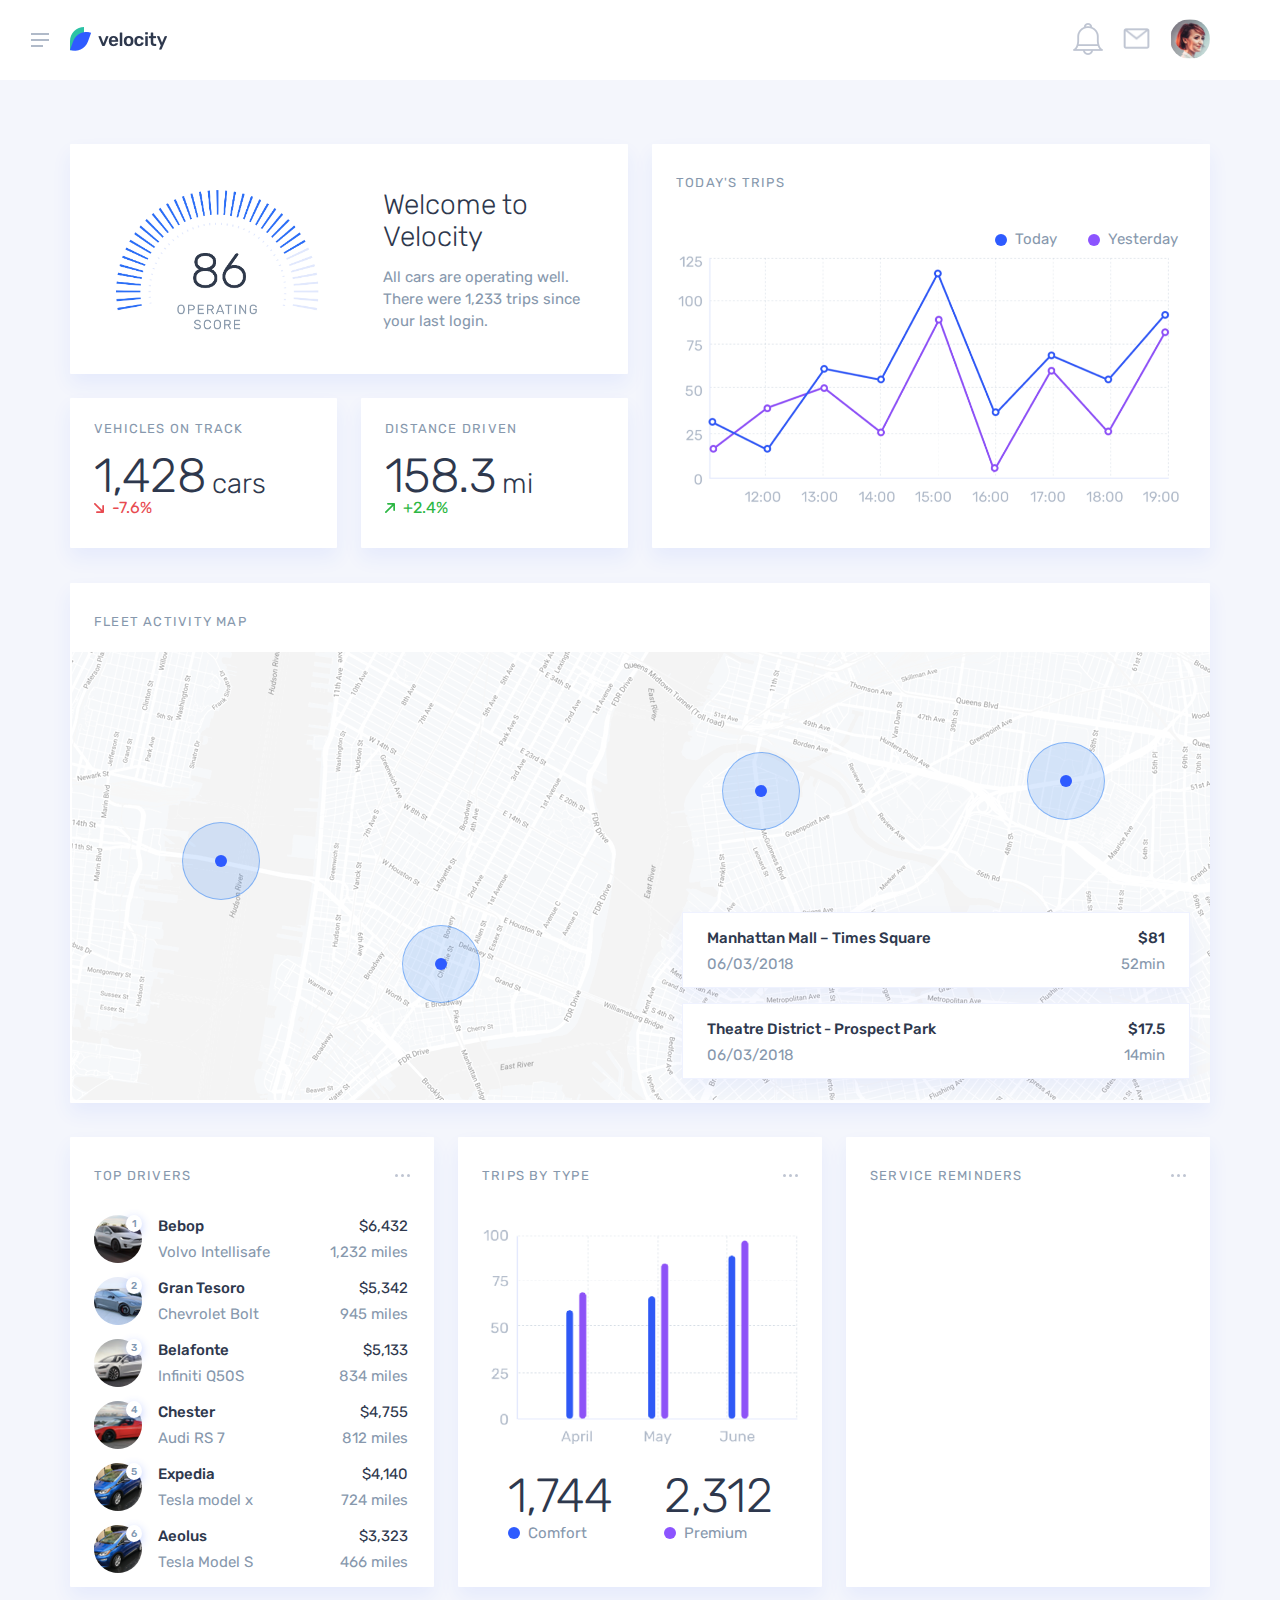
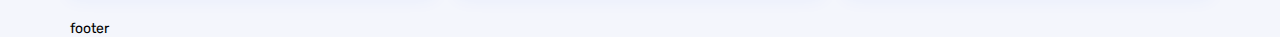
<file: index.html>
<!doctype html>
<html lang="en" xmlns="http://www.w3.org/1999/html">
<head>
    <meta charset="UTF-8">
    <meta name="viewport"
          content="width=device-width, user-scalable=no, initial-scale=1.0, maximum-scale=1.0, minimum-scale=1.0">
    <meta http-equiv="X-UA-Compatible" content="ie=edge">
    <link rel="stylesheet" href="style.css">
    <title>Home</title>
</head>
<body>
    <div class="wrapper test">
        <div class="header">
            <div class="menu-icon">
                <div class="menu-icon__line"></div>
                <div class="menu-icon__line"></div>
                <div class="menu-icon__line"></div>
            </div>
                <div class="header-container__row">
                    <div class="header__logo"><img src="image/home/header/logo.png" alt=""></div>
                    <div class="header__items">
                        <div class="header__notification"><img src="image/home/header/notification.png" alt=""></div>
                        <div class="header__message"><img src="image/home/header/message.png" alt=""></div>
                        <div class="header__avatar"><img src="image/home/header/avatar.png" alt=""></div>
                    </div>
                </div>

        </div>
        <div class="container">
            <div class="container_1">
                <div class="item welcome">
                    <div class="welcome__picture"><img src="image/home/welcome.png" alt=""></div>
                    <div class="welcome__body">
                        <div class="welcome__title">Welcome to Velocity</div>
                        <div class="welcome__text">All cars are operating well.<br>There were 1,233 trips since your last login.</div>
                    </div>
                </div>
                <div class="item trips">
                    <div class="trips__title">Today's Trips</div>
                    <div class="trips__all-chart">
                        <div class="trips__points">
                            <div class="trips__point">Today</div>
                            <div class="trips__point trips__point_purple">Yesterday</div>
                        </div>
                        <div class="trips__chart"><img src="image/home/trips.png" alt=""></div>
                    </div>
                </div>
                <div class="item distance">
                    <div class="distance__title">Distance driven</div>
                    <div class="distance__body">
                        <div class="distance__num-index">
                            <div class="distance__num">158.3</div>
                            <div class="distance__index">mi</div>
                        </div>
                        <div class="distance__percent"><img src="image/home/icon/arrow_up.svg" alt="">+2.4%</div>
                    </div>
                </div>
                <div class="item vehicles">
                    <div class="vehicles__title">vehicles on track</div>
                    <div class="vehicles__body">
                        <div class="vehicles__num-index">
                            <div class="vehicles__num">1,428</div>
                            <div class="vehicles__index">cars</div>
                        </div>
                        <div class="vehicles__percent"><img src="image/home/icon/arrow_down.svg" alt="">-7.6%</div>
                    </div>
                </div>
            </div>
            <div class="container_2">
                <div class="item map">
                    <div class="map__row">
                        <div class="map__title">Fleet activity map</div>
                        <div class="map__picture">
                            <div class="map_background"><img src="image/home/map.png" alt=""></div>
                            <div class="map__point-box map__point-box_1">
                                <div class="map__point-radius"></div>
                                <div class="map__point"></div>
                            </div>
                            <div class="map__point-box map__point-box_2">
                                <div class="map__point-radius"></div>
                                <div class="map__point"></div>
                            </div>
                            <div class="map__point-box map__point-box_3">
                                <div class="map__point-radius"></div>
                                <div class="map__point"></div>
                            </div>
                            <div class="map__point-box map__point-box_4">
                                <div class="map__point-radius"></div>
                                <div class="map__point"></div>
                            </div>
                            <div class="way_row">
                                    <div class="map__picture__way way">
                                        <div class="way__item way__title">Manhattan Mall – Times Square</div>
                                        <div class="way__item way__cost">$81</div>
                                        <div class="way__date">06/03/2018</div>
                                        <div class="way__time">52min</div>
                                    </div>
                                    <div class="map__picture__way way">
                                        <div class="way__item way__title">Theatre District - Prospect Park</div>
                                        <div class="way__item way__cost">$17.5</div>
                                        <div class="way__date">06/03/2018</div>
                                        <div class="way__time">14min</div>
                                    </div>
                            </div>
                        </div>
                    </div>

                </div>
            </div>
            <div class="container_3">
                <div class="item top">
                    <div class="top__container">
                        <div class="container_3__title__row">
                            <div class="title__container_3">Top drivers</div>
                            <div class="container_3__button">
                                <div class="dot"></div>
                                <div class="dot"></div>
                                <div class="dot"></div>
                            </div>
                        </div>
                        <div class="top__list">
                            <div class="top__item">
                                <div class="top__grid">
                                    <div class="top__avatar">
                                        <div class="top__avatar__img"><img src="image/home/top/ava_1.png" alt=""></div>
                                        <div class="top__avatar__place">1</div>
                                    </div>
                                    <div class="top__name">Bebop</div>
                                    <div class="top__salary">$6,432</div>
                                    <div class="top__car">Volvo Intellisafe</div>
                                    <div class="top__distance">1,232 miles</div>
                                </div>
                            </div>
                            <div class="top__item">
                                <div class="top__grid">
                                    <div class="top__avatar">
                                        <div class="top__avatar__img"><img src="image/home/top/ava_2.png" alt=""></div>
                                        <div class="top__avatar__place">2</div>
                                    </div>
                                    <div class="top__name">Gran Tesoro</div>
                                    <div class="top__salary">$5,342</div>
                                    <div class="top__car">Chevrolet Bolt</div>
                                    <div class="top__distance">945 miles</div>
                                </div>
                            </div>
                            <div class="top__item">
                                <div class="top__grid">
                                    <div class="top__avatar">
                                        <div class="top__avatar__img"><img src="image/home/top/ava_3.png" alt=""></div>
                                        <div class="top__avatar__place">3</div>
                                    </div>
                                    <div class="top__name">Belafonte</div>
                                    <div class="top__salary">$5,133</div>
                                    <div class="top__car">Infiniti Q50S</div>
                                    <div class="top__distance">834 miles</div>
                                </div>
                            </div>
                            <div class="top__item">
                                <div class="top__grid">
                                    <div class="top__avatar">
                                        <div class="top__avatar__img"><img src="image/home/top/ava_4.png" alt=""></div>
                                        <div class="top__avatar__place">4</div>
                                    </div>
                                    <div class="top__name">Chester</div>
                                    <div class="top__salary">$4,755</div>
                                    <div class="top__car">Audi RS 7</div>
                                    <div class="top__distance">812 miles</div>
                                </div>
                            </div>
                            <div class="top__item">
                                <div class="top__grid">
                                    <div class="top__avatar">
                                        <div class="top__avatar__img"><img src="image/home/top/ava_5.png" alt=""></div>
                                        <div class="top__avatar__place">5</div>
                                    </div>
                                    <div class="top__name">Expedia</div>
                                    <div class="top__salary">$4,140</div>
                                    <div class="top__car">Tesla model x</div>
                                    <div class="top__distance">724 miles</div>
                                </div>
                            </div>
                            <div class="top__item">
                                <div class="top__grid">
                                    <div class="top__avatar">
                                        <div class="top__avatar__img"><img src="image/home/top/ava_6.png" alt=""></div>
                                        <div class="top__avatar__place">6</div>
                                    </div>
                                    <div class="top__name">Aeolus</div>
                                    <div class="top__salary">$3,323</div>
                                    <div class="top__car">Tesla Model S</div>
                                    <div class="top__distance">466 miles</div>
                                </div>
                            </div>
                        </div>
                    </div>

                </div>
                <div class="item trips-by-type">
                    <div class="trips-by-type__container">
                        <div class="container_3__title__row trips-by-type__title__row">
                            <div class="title__container_3">Trips by type</div>
                            <div class="container_3__button">
                                <div class="dot"></div>
                                <div class="dot"></div>
                                <div class="dot"></div>
                            </div>
                        </div>
                        <div class="trips-by-type__chart__row">
                            <img src="image/home/chart_2.png" alt="">
                        </div>
                        <div class="trips-by-type__value__row">
                            <div class="trips-by-type__value__item value-item">
                                <div class="value-item__value">1,744</div>
                                <div class="value-item__text">
                                    <div class="value-item__point"></div>
                                    <div class="value-item__subtitle">Comfort</div>
                                </div>
                            </div>
                            <div class="trips-by-type__value__item value-item">
                                <div class="value-item__value">2,312</div>
                                <div class="value-item__text">
                                    <div class="value-item__point value-item__point_2"></div>
                                    <div class="value-item__subtitle">Premium</div>
                                </div>
                            </div>
                        </div>
                    </div>
                </div>
                <div class="item item8">
                    <div class="top__container">
                        <div class="container_3__title__row">
                            <div class="title__container_3">Service Reminders</div>
                            <div class="container_3__button">
                                <div class="dot"></div>
                                <div class="dot"></div>
                                <div class="dot"></div>
                            </div>
                        </div>
                    </div>
                </div>
            </div>
        <div>footer</div>
    </div>
    </div>
</body>
</html>
</file>
<file: style.css>
@import url('https://fonts.googleapis.com/css2?family=Rubik:wght@300;400;500;600;700&display=swap');

/*----------Обнуление----------------------------------------------------------*/
* {padding: 0; margin: 0; border: 0;}
*, *:before, *:after {-moz-box-sizing: border-box; -webkit-box-sizing: border-box; box-sizing: border-box;}
:focus, :active {outline: none}
a:focus, a:active {outline: none}
nav, footer, header, aside{display: block}
html, body {height: 100%; width: 100%; font-size: 100%; line-height: 1; font-size: 14px; -ms-text-size-adjust: 100%;}
input, button, textarea {font-family: inherit}
input::-ms-clear{display: none}
button{cursor: pointer}
button::-moz-focus-inner{padding: 0; border: 0}
a,a:visited{text-decoration: none}
a:hover{text-decoration: none}
ul li{list-style: none}
image{vertical-align: top}
h1,h2,h3,h4,h5,h6{font-size: inherit;font-weight: inherit}
/*---------------------------------------------------------------------------*/

body {
    font-family: Rubik, sans-serif;
    background-color: #f4f6fc;
}
.wrapper {
}
.header {
    display: flex;
    height: 80px;
    background-color: #fff;
}
.menu-icon {
    padding: 33px 31px;
    position: absolute;
}
.menu-icon__line {
    content: "";
    background-color: #b0bac9;
    display: block;
    width: 18px;
    height: 2px;
    margin: 0 0 4px;
}
.menu-icon__line:last-child {
    margin: 0;
    width: 12px;
}

.header-container__row {
    display: flex;
    justify-content: space-between;
    align-items: center;
    width: 1140px;
    margin: 0 auto;
}
.header__logo {}
.header__logo img {}
.header__items {
    display: flex;
    align-items: center;
}
.header__notification {}
.header__notification img {
    height: 32px;
    padding: 0 20px 0 0;
}
.header__message {}
.header__message img {
    height: 21px;
    padding: 0 20px 0 0;

}
.header__avatar {
}
.header__avatar img {
    width: 40px;
    height: 40px;
    border-radius: 20px;
}


.container {
    width: 1140px;
    margin: 64px auto 0;
}

.item {
    background-color: white;
    border-radius: 1px;
    box-shadow: 0 10px 20px 0 rgba(46, 91, 255, 0.07);
}

.container_1 {
    margin: 0 0 35px 0;
    display: grid;
    grid-gap: 24px;
    grid-template-columns: 1fr 1fr 1fr 1fr;
    grid-template-rows: 230px 150px;
    grid-template-areas: 'welcome welcome trips trips'
                    'vehicles distance trips trips';
}

.welcome {
    grid-area: welcome;
    display: flex;
    padding: 45px 45px 42px 45px ;
}
.trips {
    grid-area: trips;
}
.distance {
    grid-area: distance;
}
.vehicles {
    grid-area: vehicles;
}

.container_2 {
    margin: 0 0 34px 0;
}


.map {
    height: 520px;
    position: relative;
}
.map__row {
    display: flex;
    flex-direction: column;
    justify-content: space-between;
}
.map__title {
    margin: 32px 0 24px 24px;
    font-size: 13px;
    letter-spacing: 1.21px;
    text-transform: uppercase;
    color: #8798ad;
}
.map__picture {
    display: flex;
    justify-content: flex-end;
    position: relative;
}
.map_background {
    position: absolute;

}
.map__point-box {
    position: relative;
    z-index: 5;
}
.map__point-box_1 {
    top: 170px;
    left: -500px;
}
.map__point-box_2 {
    top: 273px;
    left: -280px;
}
.map__point-box_3 {
    top: 100px;
    left: 40px;
}
.map__point-box_4 {
    top: 90px;
    left: 345px;
}

.way_row {
    position: relative;
    z-index: 20;
    margin: 245px 20px 0 0;

}

.way {
    display: grid;
    grid-template-columns: 1fr 1fr;
    grid-template-rows: 1fr 1fr;
    padding: 18px 24px 12px 24px;
    background-color: #fff;
    border-radius: 1px;
    border: solid 1px rgba(46, 91, 255, 0.08);
    box-shadow: 0 10px 20px 0 rgba(46, 91, 255, 0.07);
    margin: 15px 0 0 0;
}

.way__item {
    padding: 0 0 4px 0;
}
.way__title {
    font-size: 15px;
    font-weight: 500;
    color: #2e384d;
}
.way__cost {
    font-size: 15px;
    font-weight: 500;
    text-align: right;
    color: #2e384d;
}
.way__date {
    font-size: 15px;
    line-height: 1.47;
    color: #8798ad;
}

.way__time {
    font-size: 15px;
    line-height: 1.47;
    color: #8798ad;
    text-align: right;

}

.map__point-radius {
    content: '';
    display: flex;
    border-radius: 50%;
    border: solid 1px rgba(11, 107, 242, 0.4);
    background-color: rgba(11, 107, 242, 0.15);
    width: 78px;
    height: 78px;
    position: absolute;

}

.map__point {
    content: '';
    display: flex;
    border-radius: 50%;
    background-color: #2e5bff;
    margin: 33px;
    width: 12px;
    height: 12px;
    position: absolute;

}


.container_3 {
    margin: 0 0 35px 0;
    display: grid;
    grid-gap: 24px;
    grid-template-columns: 1fr 1fr 1fr;
    grid-template-rows: 450px;
    /*grid-template-areas: 'item6 item7 item8';*/
}

.top {
}
.top__container {
    width: 316px;
    margin: 0 auto;
}
.container_3__title__row {
    display: flex;
    justify-content: space-between;
    align-items: center;
    padding: 32px 0 33px 0;
}


.title__container_3 {
    font-size: 13px;
    letter-spacing: 1.21px;
    text-transform: uppercase;
    color: #8798ad;
}
.container_3__button {
    display: flex;
    width: 15px;
    justify-content: space-between;
    align-items: center;

}
.top__list {

}
.top__item {
    margin: 0 0 11px 0;
}



.dot {
    content: '';
    display: block;
    width: 3px;
    height: 3px;
    background-color: #bfc5d2;
    border-radius: 50%;
}

.top__grid {
    display: grid;
    grid-template-columns: 48px 16px 160px 4px 86px;
    grid-template-rows: 1fr 1fr;
}
.top__avatar {
    grid-column: 1/2;
    grid-row: 1/3;

    display: grid;
    grid-template: 1fr 2fr/2fr 1fr;
    position: relative;
}


.top__name {
    grid-column: 3/4;
    grid-row: 1/1;
    font-size: 15px;
    font-weight: 500;
    line-height: 1.47;
    color: #2e384d;
}
.top__salary {
    grid-column: 5/6;
    grid-row: 1/1;
    font-size: 15px;
    line-height: 1.47;
    text-align: right;
    color: #2e384d;

}
.top__car {
    grid-column: 3/4;
    grid-row: 2/2;
    font-size: 15px;
    line-height: 1.47;
    color: #8798ad;
}
.top__distance {
    grid-column: 5/6;
    grid-row: 2/2;
    font-size: 15px;
    line-height: 1.47;
    text-align: right;
    color: #8798ad;
}

.top__avatar__img {

    position: relative;
    grid-column: 1/3;
    grid-row: 1/3;
}
.top__avatar__img img {
    width: 48px;
}

.top__avatar__place {
    position: relative;
    grid-column: 2/3;
    grid-row: 1/2;
    display: flex;
    justify-content: center;
    align-items: center;
    border-radius: 50%;
    font-size: 10px;
    font-weight: 500;
    color: #8097b1;
    box-shadow: 0 3px 10px 0 rgba(46, 91, 255, 0.3);
    background-color: #fff;
}



.trips-by-type {}
.item8 {}

.welcome__picture img{
    width: 204px;
    height: 141px;
}
.welcome__body {
    margin: 0 0 0 64px;
}
.welcome__title {
    margin: 0 0 13px 0;
    font-size: 28px;
    font-weight: 300;
    line-height: 1.14;
    color: #2e384d;
}
.welcome__text {
    font-size: 15px;
    line-height: 1.47;
    color: #8798ad;
}

.distance,
.vehicles {
    display: flex;
    flex-direction: column;
    justify-content: space-between;
    padding: 24px 0 24px 24px;
}

.distance__title,
.vehicles__title {
    margin: 0 0 8px 0;
    font-size: 13px;
    text-transform: uppercase;
    letter-spacing: 1.21px;
    color: #8798ad;
}

.distance__body,
.vehicles__body {
    margin: 0 0 8px 0;
}
.distance__num-index,
.vehicles__num-index {
    display: flex;
    align-items: flex-end;
}

.distance__num,
.vehicles__num {
    font-size: 48px;
    font-weight: 300;
    letter-spacing: -0.6px;
    margin: 0 6px 0 0;
    color: #2e384d;
}
.distance__index,
.vehicles__index{
    font-size: 28px;
    font-weight: 300;
    line-height: 1.14;
    color: #2e384d;
}
.distance__percent {
    font-size: 16px;
    color: #2db744;
}

.vehicles__percent {
    font-size: 16px;
    color: #e84a50;
}


.distance__percent img,
.vehicles__percent img
{
    margin: 0 8px 0 0;
}
.trips {
    display: flex;
    flex-direction: column;
    justify-content: space-between;
    padding: 32px 32px 37px 24px;
}

.trips__all-chart {

}


.trips__title {
    text-transform: uppercase;
    font-size: 13px;
    letter-spacing: 1.21px;
    color: #8798ad;
}
.trips__points {
    display: flex;
    justify-content: flex-end;

}

.trips__point {
    display: flex;
    font-size: 15px;
    font-weight: 400;
    line-height: 1.47;
    color: #8798ad;
    margin: 0 23px 0 0;
}

.trips__point:last-child {
    margin: 0;
}

.trips__point:before {
    content: '';
    display: block;
    margin: 6px 8px;
    width: 12px;
    height: 12px;
    background-color: #2e5bff;
    border-radius: 50%;
}

.trips__point_purple:before {
    background-color: #8c54ff;
}

.trips__chart {
}
.trips__chart img{
    width: 505px;
}

.trips-by-type__container {
    display: flex;
    flex-direction: column;
    justify-content: space-between;
    width: 316px;
    margin: 0 auto;
}
.trips-by-type__title__row {
    padding: 32px 0 45px 0;
}

.trips-by-type__chart__bg-chart table {
    border-collapse: collapse;
    width: 100%;
}
.trips-by-type__chart__bg-chart td {
    border: 1px dashed #8097b1;
    max-width: 70px;
    height: 43px;
}

.trips-by-type__chart__row img {
    width: 316px;
}
.trips-by-type__value__row {
    display: flex;
    justify-content: space-around;
    margin: 25px 0 0 0;

}
.value-item {}
.value-item__value {
    font-size: 48px;
    font-weight: 300;
    letter-spacing: -0.6px;
    color: #2e384d;
    margin: 0 0 2px 0;
}
.value-item__text {
    display: flex;
    align-items: center;
}
.value-item__point {
    content: '';
    display: block;
    border-radius: 50%;
    background-color: #2e5bff;
    width: 12px;
    height: 12px;
    margin: 0 8px 0 0;
}
.value-item__point_2 {
    background-color: #8c54ff;
}
.value-item__subtitle {
    font-size: 15px;
    line-height: 1.47;
    color: #8798ad;
}
</file>
